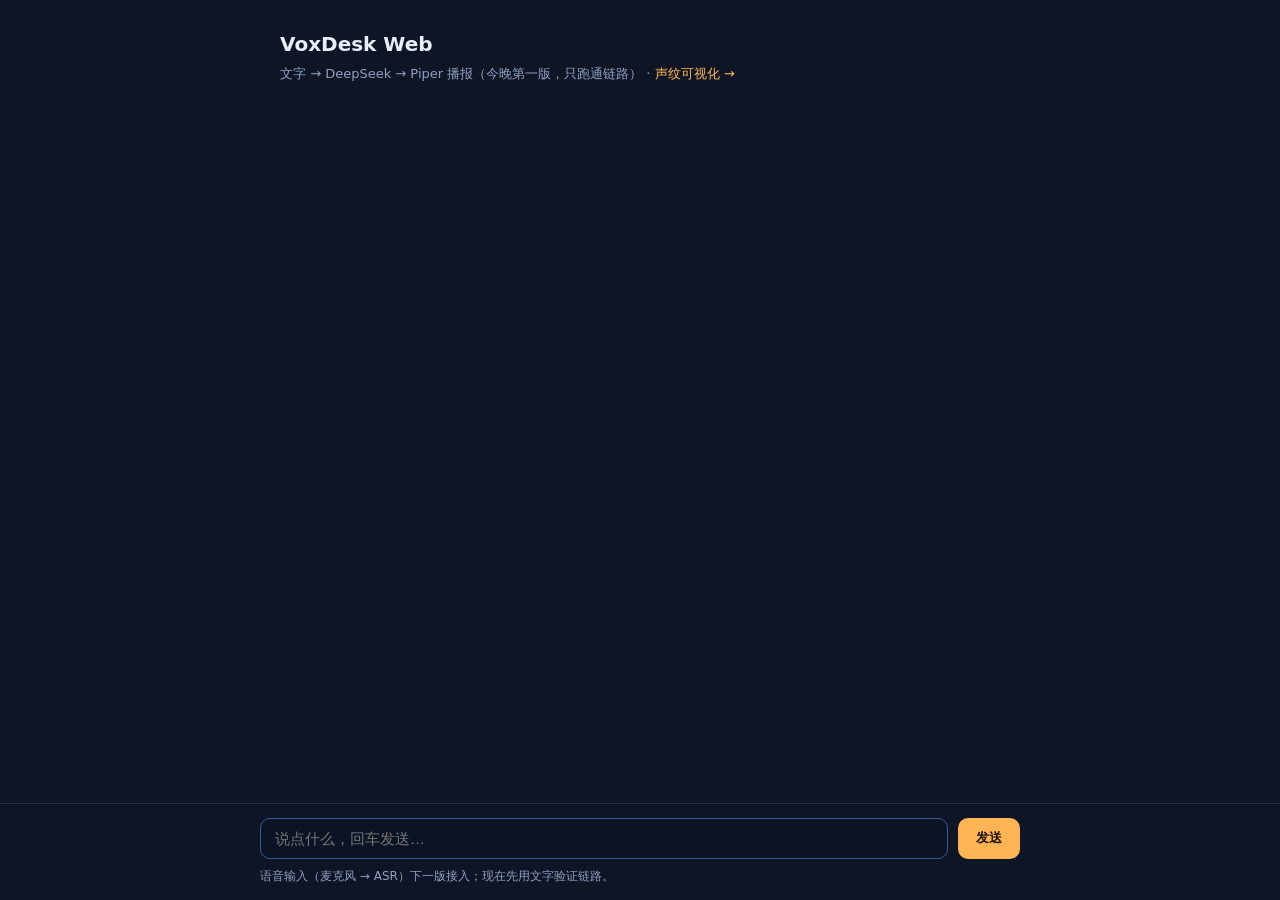
<file: static/index.html>
<!doctype html>
<html lang="zh-CN">
<head>
<meta charset="utf-8" />
<meta name="viewport" content="width=device-width, initial-scale=1" />
<title>VoxDesk Web</title>
<style>
  :root { --bg:#0e1626; --card:#16213a; --line:#24304d; --text:#e8eefc; --dim:#8fa1c0; --accent:#ffb454; }
  * { box-sizing: border-box; }
  body { margin:0; background:var(--bg); color:var(--text);
         font: 15px/1.6 "Segoe UI", "Microsoft YaHei", system-ui, sans-serif; }
  .wrap { max-width: 760px; margin: 0 auto; padding: 28px 20px 120px; }
  h1 { font-size: 20px; margin: 0 0 4px; }
  .sub { color: var(--dim); font-size: 13px; margin-bottom: 20px; }
  .sub a { color: var(--accent); text-decoration: none; }
  .sub a:hover { text-decoration: underline; }
  #log { display:flex; flex-direction:column; gap:12px; min-height: 30vh; }
  .msg { padding: 10px 14px; border-radius: 12px; max-width: 85%; white-space: pre-wrap; }
  .me { align-self:flex-end; background:#23406b; }
  .bot { align-self:flex-start; background:var(--card); border:1px solid var(--line); }
  .bot.pending { color: var(--dim); }
  .meta { font-size: 12px; color: var(--dim); margin-top: 4px; }
  .bar { position: fixed; left:0; right:0; bottom:0; background:rgba(14,22,38,.95);
         border-top:1px solid var(--line); padding: 14px 20px; }
  .row { max-width:760px; margin:0 auto; display:flex; gap:10px; }
  input[type=text] { flex:1; padding: 11px 14px; border-radius: 10px; border:1px solid var(--line);
                     background:#0b1424; color:var(--text); font-size:15px; outline:none; }
  input[type=text]:focus { border-color:#3a5a92; }
  button { padding: 11px 18px; border-radius:10px; border:0; background:var(--accent);
           color:#1a1205; font-weight:600; cursor:pointer; }
  button:disabled { opacity:.5; cursor:default; }
  .hint { max-width:760px; margin:8px auto 0; font-size:12px; color:var(--dim); }
</style>
</head>
<body>
<div class="wrap">
  <h1>VoxDesk Web</h1>
  <div class="sub">文字 → DeepSeek → Piper 播报（今晚第一版，只跑通链路） · <a href="/voice">声纹可视化 →</a></div>
  <div id="log"></div>
</div>

<div class="bar">
  <div class="row">
    <input id="q" type="text" placeholder="说点什么，回车发送…" autocomplete="off" />
    <button id="send">发送</button>
  </div>
  <div class="hint">语音输入（麦克风 → ASR）下一版接入；现在先用文字验证链路。</div>
</div>

<script>
const log = document.getElementById('log');
const q = document.getElementById('q');
const send = document.getElementById('send');
let busy = false;

function bubble(text, cls) {
  const el = document.createElement('div');
  el.className = 'msg ' + cls;
  el.textContent = text;
  log.appendChild(el);
  el.scrollIntoView({behavior:'smooth', block:'end'});
  return el;
}

async function ask() {
  const text = q.value.trim();
  if (!text || busy) return;
  busy = true; send.disabled = true; q.value = '';
  bubble(text, 'me');
  const thinking = bubble('…', 'bot pending');
  const t0 = performance.now();
  try {
    const res = await fetch('/api/chat', {
      method: 'POST',
      headers: {'Content-Type': 'application/json'},
      body: JSON.stringify({text})
    });
    const data = await res.json();
    const ms = Math.round(performance.now() - t0);
    thinking.remove();
    if (data.error) { bubble('⚠ ' + data.error, 'bot'); return; }
    const b = bubble(data.reply || '（空回复）', 'bot');
    const meta = document.createElement('div');
    meta.className = 'meta';
    const parts = [];
    if (data.first_token_ms) parts.push('首token ' + Math.round(data.first_token_ms) + 'ms');
    if (data.llm_ms != null) parts.push('LLM ' + data.llm_ms + 'ms');
    if (data.tts_ms != null) parts.push('合成 ' + data.tts_ms + 'ms');
    parts.push('端到端 ' + ms + 'ms');
    meta.textContent = parts.join(' · ');
    b.appendChild(meta);
    if (data.audio) {
      const a = new Audio(data.audio);
      a.play().catch(() => {});
    }
  } catch (e) {
    thinking.remove();
    bubble('⚠ 请求失败：' + e, 'bot');
  } finally {
    busy = false; send.disabled = false; q.focus();
  }
}

send.addEventListener('click', ask);
q.addEventListener('keydown', e => { if (e.key === 'Enter') ask(); });
q.focus();
</script>
</body>
</html>
</file>
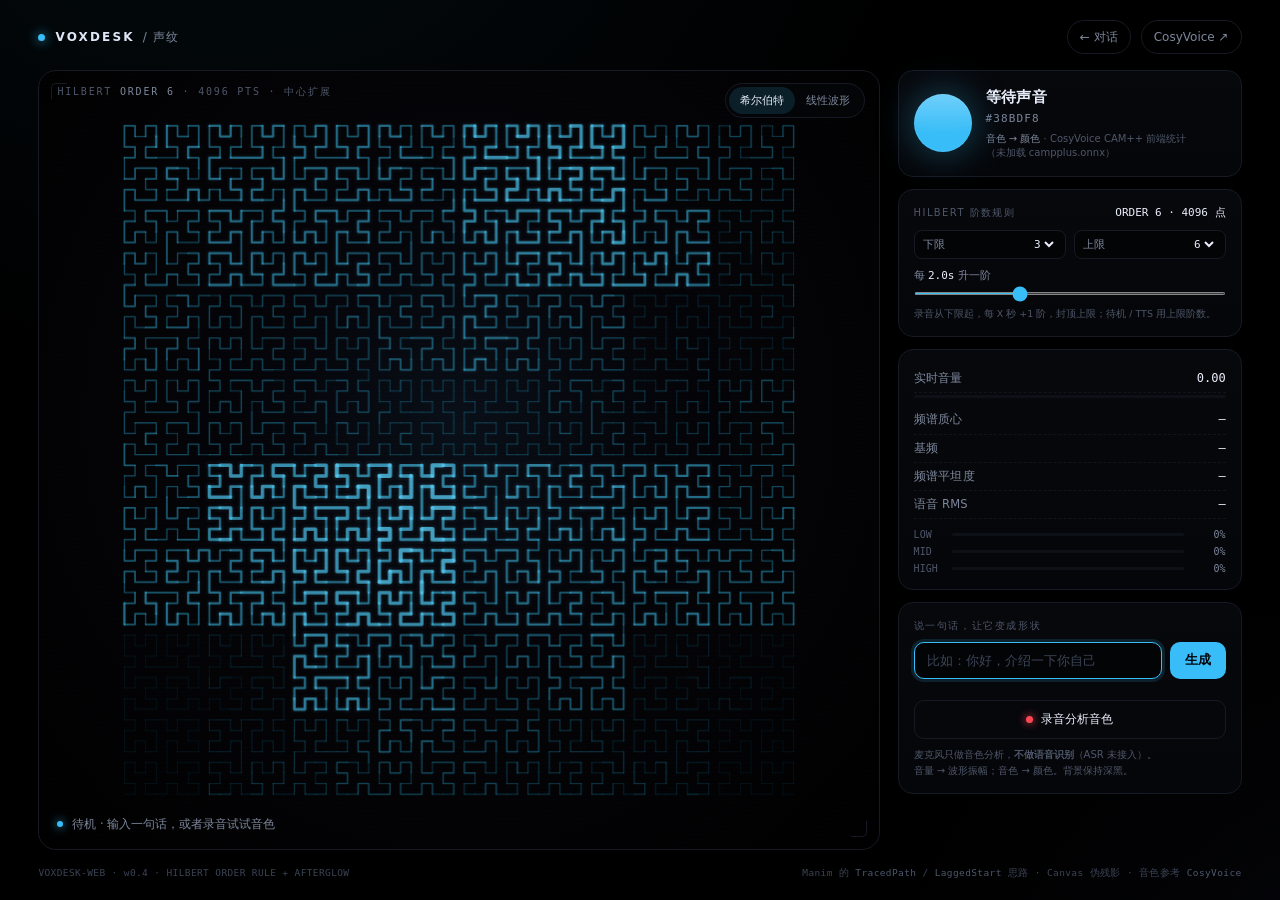
<file: static/voice.html>
<!doctype html>
<html lang="zh-CN">
<head>
<meta charset="utf-8" />
<meta name="viewport" content="width=device-width, initial-scale=1" />
<title>声纹可视化 · VoxDesk</title>
<style>
  :root {
    --bg:#000; --panel:#07080c; --panel2:#050609;
    --line:#171a24; --line2:#252b3b;
    --text:#e9eefb; --dim:#7d879c; --dim2:#4e576a;
    --accent:#38bdf8; --accent2:#818cf8;
    --accent-soft:rgba(56,189,248,.14);
    --accent-glow:rgba(56,189,248,.38);
    --mono: ui-monospace, "Cascadia Code", "SFMono-Regular", Consolas, monospace;
  }
  * { box-sizing:border-box; }
  html,body { height:100%; }
  body {
    margin:0; background:var(--bg); color:var(--text); overflow-x:hidden;
    font:14px/1.5 "Segoe UI", "Microsoft YaHei", system-ui, sans-serif;
  }
  body::before {
    content:""; position:fixed; inset:0; pointer-events:none; z-index:0;
    background:
      radial-gradient(1100px 760px at 18% -12%, rgba(56,189,248,.055), transparent 62%),
      radial-gradient(900px 700px at 112% 112%, rgba(129,140,248,.045), transparent 62%);
  }
  .app {
    position:relative; z-index:1; min-height:100vh; display:flex; flex-direction:column;
    padding:20px clamp(14px,3vw,40px) 20px; gap:16px;
  }
  .top { display:flex; align-items:center; justify-content:space-between; gap:16px; }
  .brand { font-size:12px; font-weight:600; letter-spacing:.18em; color:#dfe7f7; display:flex; align-items:center; }
  .brand i { width:7px; height:7px; border-radius:50%; background:var(--accent); box-shadow:0 0 12px var(--accent); margin-right:10px; display:inline-block; }
  .brand em { font-style:normal; color:var(--dim); font-weight:400; letter-spacing:.1em; margin-left:8px; }
  nav { display:flex; align-items:center; gap:10px; }
  nav a {
    color:var(--dim); text-decoration:none; font-size:12px; border:1px solid var(--line);
    padding:7px 12px; border-radius:999px; transition:color .2s, border-color .2s, background .2s;
  }
  nav a:hover { color:var(--text); border-color:var(--line2); background:#0a0c12; }
  .grid {
    flex:1; min-height:0; display:grid; grid-template-columns:minmax(0,1fr) minmax(300px,344px);
    gap:18px; align-items:stretch;
  }

  /* ---------------- 舞台 ---------------- */
  .stage {
    position:relative; border:1px solid var(--line); border-radius:18px; overflow:hidden;
    min-height:min(76vh, 820px);
    background:
      radial-gradient(ellipse at 50% 44%, #080910 0%, #040407 52%, #000 100%);
    transition:border-color .35s, box-shadow .35s;
  }
  .stage.rec {
    border-color:rgba(255,71,87,.5);
    box-shadow:0 0 0 1px rgba(255,71,87,.18), inset 0 0 90px rgba(255,71,87,.06);
  }
  .stage canvas { position:absolute; inset:0; width:100%; height:100%; display:block; }
  .stage::after { /* 极淡的扫描线，别喧宾夺主 */
    content:""; position:absolute; inset:0; pointer-events:none; opacity:.13;
    background:repeating-linear-gradient(180deg, rgba(255,255,255,.05) 0 1px, transparent 1px 4px);
    mix-blend-mode:overlay;
  }
  .stage-badge {
    position:absolute; left:18px; top:16px; font:10px/1 var(--mono); letter-spacing:.18em;
    color:var(--dim2); pointer-events:none; z-index:2;
  }
  .stage-badge b { color:var(--dim); font-weight:400; }
  .stage-cap {
    position:absolute; left:18px; bottom:16px; right:130px; z-index:2; pointer-events:none;
    display:flex; align-items:center; gap:9px; font-size:11.5px; color:var(--dim);
  }
  .stage-cap .live { width:6px; height:6px; border-radius:50%; background:var(--accent); box-shadow:0 0 10px var(--accent); flex:none; }
  .stage.rec .stage-cap .live { background:#ff4757; box-shadow:0 0 12px #ff4757; animation:pulse 1s infinite; }
  .modes {
    position:absolute; right:14px; top:12px; z-index:2; display:flex; padding:3px;
    background:rgba(6,7,11,.72); border:1px solid var(--line); border-radius:999px;
    backdrop-filter:blur(8px);
  }
  .modes button {
    background:none; border:0; color:var(--dim); font-size:11px; padding:6px 11px;
    border-radius:999px; cursor:pointer; font-family:inherit;
  }
  .modes button.on { background:var(--accent-soft); color:var(--text); }
  .corner { position:absolute; width:16px; height:16px; border:1px solid #2a3142; opacity:.55; z-index:2; }
  .corner.tl { left:12px; top:12px; border-right:0; border-bottom:0; border-radius:5px 0 0 0; }
  .corner.br { right:12px; bottom:12px; border-left:0; border-top:0; border-radius:0 0 5px 0; }

  /* ---------------- 侧栏 ---------------- */
  .side { display:flex; flex-direction:column; gap:12px; min-width:0; }
  .card {
    background:linear-gradient(180deg, var(--panel), var(--panel2));
    border:1px solid var(--line); border-radius:15px; padding:15px;
  }
  .timbre { display:flex; align-items:center; gap:14px; }
  .orb {
    width:58px; height:58px; border-radius:50%; flex:none; position:relative; overflow:hidden;
    background:var(--accent); box-shadow:0 0 0 1px rgba(255,255,255,.08) inset, 0 0 38px var(--accent-glow);
    transition:background .55s ease, box-shadow .55s ease;
  }
  .orb::after {
    content:""; position:absolute; inset:-8% -12% 32% -12%;
    background:linear-gradient(180deg, rgba(255,255,255,.62), rgba(255,255,255,0));
    opacity:.5; filter:blur(3px); border-radius:50%;
  }
  .tinfo { min-width:0; }
  .tname { font-size:15px; font-weight:600; letter-spacing:.02em; white-space:nowrap; overflow:hidden; text-overflow:ellipsis; }
  .hex { font:11px var(--mono); letter-spacing:.1em; color:var(--dim); margin-top:3px; }
  .source { font-size:10px; line-height:1.45; color:var(--dim2); margin-top:7px; }
  .source b { color:var(--dim); font-weight:400; }

  .rule-head { display:flex; justify-content:space-between; align-items:baseline; gap:8px; margin-bottom:10px; }
  .rule-head span { font-size:10px; letter-spacing:.14em; color:var(--dim2); text-transform:uppercase; }
  .rule-head b { font:11px var(--mono); font-weight:500; color:var(--text); }
  .rule-grid { display:grid; grid-template-columns:1fr 1fr; gap:8px; margin-bottom:9px; }
  .rule-grid label {
    display:flex; align-items:center; justify-content:space-between; gap:6px;
    background:#030406; border:1px solid var(--line); border-radius:8px;
    padding:6px 8px; font-size:10.5px; color:var(--dim);
  }
  .rule-grid select {
    background:transparent; border:0; color:var(--text); font:11px var(--mono);
    outline:none; cursor:pointer; text-align:right;
  }
  .rule-grid select option { background:#080a0f; color:var(--text); }
  .range-row { display:block; font-size:10.5px; color:var(--dim); }
  .range-row b { color:var(--text); font:11px var(--mono); font-weight:500; }
  input[type=range] {
    width:100%; margin:7px 0 0; height:3px; accent-color:var(--accent);
    background:#0e1017; border-radius:99px; cursor:pointer;
  }
  .rule-note { font-size:9.5px; line-height:1.5; color:var(--dim2); margin-top:7px; }

  .metric { display:flex; align-items:baseline; justify-content:space-between; gap:10px; padding:5px 0; border-bottom:1px dashed #11141c; font-size:11.5px; }
  .metric:last-of-type { border-bottom:0; }
  .metric span { color:var(--dim); letter-spacing:.02em; }
  .metric b { font:12px var(--mono); font-weight:500; color:var(--text); white-space:nowrap; }
  .level { height:3px; border-radius:99px; background:#0e1017; margin:2px 0 8px; overflow:hidden; }
  .level i { display:block; height:100%; width:0%; background:linear-gradient(90deg, var(--accent), var(--accent2)); transition:width .12s linear; }
  .bands { display:flex; flex-direction:column; gap:6px; margin-top:10px; }
  .band { display:grid; grid-template-columns:30px 1fr 34px; gap:8px; align-items:center; font:10px var(--mono); color:var(--dim2); }
  .band .track { height:3px; border-radius:99px; background:#0e1017; overflow:hidden; }
  .band .fill { display:block; height:100%; width:0%; background:linear-gradient(90deg,var(--accent),var(--accent2)); transition:width .45s ease; }
  .band b { font-weight:400; text-align:right; color:var(--dim); }

  .chat label { display:block; font-size:10px; letter-spacing:.16em; color:var(--dim2); margin-bottom:9px; text-transform:uppercase; }
  .inputrow { display:flex; gap:8px; }
  input[type=text] {
    flex:1; min-width:0; background:#030406; border:1px solid var(--line); border-radius:10px;
    color:var(--text); padding:10px 12px; font-size:13px; outline:none; font-family:inherit;
    transition:border-color .2s, box-shadow .2s;
  }
  input[type=text]::placeholder { color:#3c4558; }
  input[type=text]:focus { border-color:var(--accent); box-shadow:0 0 0 3px var(--accent-soft); }
  .primary {
    background:var(--accent); border:0; color:#02050b; font-weight:600; font-size:12.5px;
    padding:10px 15px; border-radius:10px; cursor:pointer; font-family:inherit;
    transition:filter .2s, opacity .2s; white-space:nowrap;
  }
  .primary:hover { filter:brightness(1.08); }
  .primary:disabled { opacity:.4; cursor:default; }
  .reply { margin-top:12px; font-size:12.5px; line-height:1.62; color:#cdd7ea; }
  .reply:empty { display:none; }
  .meta-row { display:flex; align-items:center; justify-content:space-between; gap:8px; margin-top:8px; }
  .timings { font:10px/1.5 var(--mono); color:var(--dim2); }
  .ghost {
    background:none; border:1px solid var(--line); color:var(--dim); border-radius:7px;
    font-size:10.5px; padding:4px 8px; cursor:pointer; font-family:inherit; flex:none;
  }
  .ghost:hover { color:var(--text); border-color:var(--line2); }
  .mic {
    margin-top:13px; width:100%; display:flex; align-items:center; justify-content:center; gap:8px;
    background:#06070b; border:1px solid var(--line); color:var(--text); padding:10px;
    border-radius:10px; cursor:pointer; font-family:inherit; font-size:12px;
    transition:border-color .2s, background .2s, color .2s;
  }
  .mic:hover { border-color:var(--line2); }
  .mic .rec { width:7px; height:7px; border-radius:50%; background:#ff4757; box-shadow:0 0 8px #ff4757; flex:none; }
  .mic.on { background:rgba(255,71,87,.09); border-color:rgba(255,71,87,.42); color:#ffc0c6; }
  .mic.on .rec { animation:pulse 1s infinite; }
  @keyframes pulse { 50% { opacity:.22; transform:scale(.72); } }
  .hint { margin-top:8px; font-size:10px; line-height:1.55; color:var(--dim2); }
  .hint code { font-family:var(--mono); color:var(--dim); font-size:9.5px; }

  footer {
    display:flex; justify-content:space-between; gap:14px; flex-wrap:wrap;
    font:9.5px/1.5 var(--mono); color:#3b4354; letter-spacing:.04em;
  }
  footer a { color:#4c576d; text-decoration:none; }
  footer a:hover { color:var(--dim); }

  @media (max-width: 940px) {
    .grid { grid-template-columns:1fr; }
    .stage { min-height:56vh; }
    .side { display:grid; grid-template-columns:1fr 1fr; }
    .chat { grid-column:1 / -1; }
  }
  @media (max-width: 620px) {
    .side { display:flex; }
    .stage { min-height:48vh; }
    .stage-cap { right:18px; }
    .modes button { padding:6px 9px; }
  }
</style>
</head>
<body>
<div class="app">
  <header class="top">
    <div class="brand"><i></i>VOXDESK<em>/ 声纹</em></div>
    <nav>
      <a href="/">← 对话</a>
      <a href="https://github.com/QwenAudio/CosyVoice" target="_blank" rel="noreferrer">CosyVoice ↗</a>
    </nav>
  </header>

  <main class="grid">
    <section class="stage" id="stage">
      <canvas id="canvas"></canvas>
      <div class="stage-badge" id="stageBadge">HILBERT <b>ORDER 6</b> · 4096 PTS · 中心扩展</div>
      <div class="modes">
        <button data-mode="hilbert" class="on">希尔伯特</button>
        <button data-mode="linear">线性波形</button>
      </div>
      <div class="stage-cap"><span class="live"></span><span id="status">待机 · 输入一句话，或者录音试试音色</span></div>
      <div class="corner tl"></div>
      <div class="corner br"></div>
    </section>

    <aside class="side">
      <div class="card timbre">
        <div class="orb" id="orb"></div>
        <div class="tinfo">
          <div class="tname" id="tname">等待声音</div>
          <div class="hex" id="hex">#38BDF8</div>
          <div class="source" id="source"><b>音色 → 颜色</b> · CosyVoice CAM++ 前端统计<br>（未加载 campplus.onnx）</div>
        </div>
      </div>

      <div class="card rule">
        <div class="rule-head">
          <span>HILBERT 阶数规则</span>
          <b id="orderNow">ORDER 6 · 4096 点</b>
        </div>
        <div class="rule-grid">
          <label>下限 <select id="minOrder"></select></label>
          <label>上限 <select id="maxOrder"></select></label>
        </div>
        <label class="range-row">每 <b id="stepVal">2.0s</b> 升一阶
          <input id="stepSec" type="range" min="0.5" max="5" step="0.5" value="2" />
        </label>
        <div class="rule-note">录音从下限起，每 X 秒 +1 阶，封顶上限；待机 / TTS 用上限阶数。</div>
      </div>

      <div class="card metrics">
        <div class="metric"><span>实时音量</span><b id="m-live">0.00</b></div>
        <div class="level"><i id="lvl"></i></div>
        <div class="metric"><span>频谱质心</span><b id="m-centroid">—</b></div>
        <div class="metric"><span>基频</span><b id="m-f0">—</b></div>
        <div class="metric"><span>频谱平坦度</span><b id="m-flat">—</b></div>
        <div class="metric"><span>语音 RMS</span><b id="m-rms">—</b></div>
        <div class="bands">
          <div class="band"><span>LOW</span><span class="track"><i class="fill" id="b-low"></i></span><b id="v-low">0%</b></div>
          <div class="band"><span>MID</span><span class="track"><i class="fill" id="b-mid"></i></span><b id="v-mid">0%</b></div>
          <div class="band"><span>HIGH</span><span class="track"><i class="fill" id="b-high"></i></span><b id="v-high">0%</b></div>
        </div>
      </div>

      <div class="card chat">
        <label>说一句话，让它变成形状</label>
        <div class="inputrow">
          <input id="q" type="text" autocomplete="off" placeholder="比如：你好，介绍一下你自己" />
          <button class="primary" id="send">生成</button>
        </div>
        <div class="reply" id="reply"></div>
        <div class="meta-row">
          <div class="timings" id="timings"></div>
          <button class="ghost" id="replay" hidden>重播</button>
        </div>
        <button class="mic" id="mic"><span class="rec"></span><span id="mic-label">录音分析音色</span></button>
        <div class="hint">麦克风只做音色分析，<b>不做语音识别</b>（ASR 未接入）。<br>音量 → 波形振幅；音色 → 颜色。背景保持深黑。</div>
      </div>
    </aside>
  </main>

  <footer>
    <span>VOXDESK-WEB · w0.4 · HILBERT ORDER RULE + AFTERGLOW</span>
    <span>Manim 的 <a href="https://docs.manim.community/en/stable/reference/manim.animation.changing.TracedPath.html" target="_blank" rel="noreferrer">TracedPath</a> / <a href="https://docs.manim.community/en/stable/reference/manim.animation.composition.LaggedStart.html" target="_blank" rel="noreferrer">LaggedStart</a> 思路 · Canvas 伪残影 · 音色参考 <a href="https://github.com/QwenAudio/CosyVoice" target="_blank" rel="noreferrer">CosyVoice</a></span>
  </footer>
</div>

<script>
"use strict";

/* ============================================================
 * 0. 常量与状态
 * ============================================================ */
const MAX_ORDER = 6;                 // 阶数硬上限：4^6 = 4096 点
const MAX_ENV = 1 << (2 * MAX_ORDER); // 4096，音频包络的存储分辨率
const HISTORY_HZ = 200;              // 录音包络 5ms 一格
const HISTORY_MAX = 4000;            // 20s × 200Hz
const BUCKETS = 11;                  // 按振幅分桶，减少每帧 stroke 次数
const GLOW_START = 5;                // 只让高振幅段进入残影层
const AFTERGLOW_TAU = .30;           // 残影时间常数：约 0.8s 衰减到 7%
const RULE_KEY = "voxdesk.hilbert.rule.v1";
const MUTE = new URLSearchParams(location.search).get("mute") === "1"; // 截图/演示：只画不播

const $ = id => document.getElementById(id);
const canvas = $("canvas");
const ctx = canvas.getContext("2d");
const glowCanvas = document.createElement("canvas");
const glowCtx = glowCanvas.getContext("2d");
const stage = $("stage");
const statusEl = $("status");
const replyEl = $("reply");
const timingsEl = $("timings");
const qEl = $("q");
const sendBtn = $("send");
const micBtn = $("mic");
const micLabel = $("mic-label");
const replayBtn = $("replay");
const minOrderEl = $("minOrder");
const maxOrderEl = $("maxOrder");
const stepSecEl = $("stepSec");
const stepValEl = $("stepVal");
const orderNowEl = $("orderNow");

function clampInt(v, lo, hi, fallback) {
  const n = Number(v);
  if (!Number.isFinite(n)) return fallback;
  return Math.max(lo, Math.min(hi, Math.round(n)));
}

function loadRule() {
  const fallback = { minOrder: 3, maxOrder: 6, step: 2.0 };
  try {
    const raw = JSON.parse(localStorage.getItem(RULE_KEY) || "null");
    if (!raw) return fallback;
    let minOrder = clampInt(raw.minOrder, 1, MAX_ORDER, fallback.minOrder);
    let maxOrder = clampInt(raw.maxOrder, 1, MAX_ORDER, fallback.maxOrder);
    if (minOrder > maxOrder) maxOrder = minOrder;
    const step = Math.max(.5, Math.min(5, Number(raw.step) || fallback.step));
    return { minOrder, maxOrder, step };
  } catch (e) {
    return fallback;
  }
}

const initialRule = loadRule();

const state = {
  mode: "hilbert",
  hue: 195, sat: .8, light: .58,
  rule: initialRule,
  order: initialRule.maxOrder,
  sideShown: 0,
  playing: false, progress: -1, playingLabel: "",
  level: 0,
  source: "demo",       // demo | tts | mic
  ttsEnv: null, clipDur: 0,
  epoch: 0,             // 音色请求代次：TTS/新录音开始后，迟到的麦克风结果不再覆盖颜色
  ttsAnalyser: null, ttsSource: null, playStart: 0, playDur: 0,
};

/* ============================================================
 * 1. 希尔伯特曲线：一维音频顺序 → 二维方格路径
 *    阶数可变：order k → 4^k 点，中心固定，边长 2^k。
 * ============================================================ */
function hilbertPoints(order) {
  const n = 1 << order;
  const pts = [];
  for (let d = 0; d < n * n; d++) {
    let x = 0, y = 0, t = d;
    for (let s = 1; s < n; s <<= 1) {
      const rx = 1 & (t >> 1);
      const ry = 1 & (t ^ rx);
      if (ry === 0) {
        if (rx === 1) { x = s - 1 - x; y = s - 1 - y; }
        const tmp = x; x = y; y = tmp;
      }
      x += s * rx;
      y += s * ry;
      t >>= 2;
    }
    pts.push([x / (n - 1), y / (n - 1)]);
  }
  return pts;
}

const hilbertCache = new Map();
function getHilbert(order) {
  if (!hilbertCache.has(order)) hilbertCache.set(order, hilbertPoints(order));
  return hilbertCache.get(order);
}

function demoEnvelope(n) {
  const env = new Float32Array(n);
  for (let i = 0; i < n; i++) {
    const t = i / (n - 1);
    let v = 0;
    v += .92 * Math.exp(-Math.pow((t - .16) / .075, 2));
    v += .55 * Math.exp(-Math.pow((t - .38) / .11, 2));
    v += .78 * Math.exp(-Math.pow((t - .60) / .06, 2));
    v += .62 * Math.exp(-Math.pow((t - .83) / .09, 2));
    v *= .62 + .38 * Math.abs(Math.sin(i * .37));
    env[i] = Math.min(1, v * .72); // 待机样例别太满，留出颜色
  }
  return env;
}

const demoEnv = demoEnvelope(MAX_ENV);

function orderForDuration(sec) {
  const { minOrder, maxOrder, step } = state.rule;
  const o = minOrder + Math.floor(Math.max(0, sec) / step);
  return Math.max(minOrder, Math.min(maxOrder, o));
}

function targetOrder() {
  if (mic.active || state.source === "mic") return orderForDuration(mic.envLen / HISTORY_HZ);
  return state.rule.maxOrder; // 待机 / TTS 用上限阶数，保证满屏细节
}

function pointsFor(order) { return 1 << (2 * order); }

function updateOrder(force = false) {
  const next = targetOrder();
  if (!force && next === state.order) return;
  state.order = next;
  const pts = pointsFor(next);
  orderNowEl.textContent = `ORDER ${next} · ${pts} 点`;
  updateStageBadge();
}

function updateStageBadge() {
  const pts = pointsFor(state.order);
  $("stageBadge").innerHTML = state.mode === "hilbert"
    ? `HILBERT <b>ORDER ${state.order}</b> · ${pts} PTS · 中心扩展`
    : `LINEAR <b>${pts} PTS</b> · ORDER ${state.order}`;
}

function resampleEnv(src, points, scale = 1) {
  const out = new Float32Array(points);
  if (!src || src.length === 0) return out;
  if (src.length === 1) {
    out.fill(Math.min(1, Math.max(0, src[0] * scale)));
    return out;
  }
  const last = src.length - 1;
  for (let i = 0; i < points; i++) {
    const pos = points === 1 ? 0 : (i / (points - 1)) * last;
    const i0 = Math.floor(pos);
    const i1 = Math.min(i0 + 1, last);
    const f = pos - i0;
    const v = (src[i0] * (1 - f) + src[i1] * f) * scale;
    out[i] = Math.min(1, Math.max(0, v));
  }
  return out;
}

function getEnvelope(points) {
  if (mic.active || (state.source === "mic" && mic.envLen > 0)) {
    return resampleEnv(mic.envHistory.subarray(0, mic.envLen), points, mic.displayScale);
  }
  if (state.source === "tts" && state.ttsEnv) {
    return resampleEnv(state.ttsEnv, points, 1);
  }
  return resampleEnv(demoEnv, points, 1);
}


/* ============================================================
 * 2. 音色 → 颜色 / UI
 * ============================================================ */
function hexToRgb(hex) {
  const m = /^#?([a-f\d]{2})([a-f\d]{2})([a-f\d]{2})$/i.exec(hex || "");
  return m ? [parseInt(m[1], 16), parseInt(m[2], 16), parseInt(m[3], 16)] : [56, 189, 248];
}
function rgba(hex, a) {
  const [r, g, b] = hexToRgb(hex);
  return `rgba(${r},${g},${b},${a})`;
}
function hsla(h, s, l, a) {
  return `hsla(${h.toFixed(1)},${(s * 100).toFixed(1)}%,${(l * 100).toFixed(1)}%,${a})`;
}
function fmtInt(n) { return (n == null) ? "—" : Number(n).toLocaleString("en-US"); }

function setStatus(text) { statusEl.textContent = text; }

function applyTimbre(t, source) {
  if (!t || t.error || t.silent) {
    if (t && t.silent) setStatus("等待人声…");
    return;
  }
  state.hue = Number(t.hue) || 0;
  state.sat = Number(t.saturation) || .8;
  state.light = Number(t.lightness) || .58;
  const color = t.color || "#38bdf8";
  const accent = t.accent || color;
  const root = document.documentElement.style;
  root.setProperty("--accent", color);
  root.setProperty("--accent2", accent);
  root.setProperty("--accent-soft", rgba(color, .14));
  root.setProperty("--accent-glow", rgba(color, .38));

  $("orb").style.background = color;
  $("orb").style.boxShadow = `0 0 0 1px rgba(255,255,255,.09) inset, 0 0 42px ${rgba(color, .45)}`;
  $("hex").textContent = color.toUpperCase();
  $("tname").textContent = t.label || "未知音色";
  $("source").innerHTML = `<b>${source === "mic" ? "麦克风" : "Piper 语音"}</b> · CAM++ 前端统计`
    + `<br>80D log-mel → 频带 / 质心 / 帧通量`;

  $("m-centroid").textContent = `${fmtInt(t.centroid_hz)} Hz`;
  $("m-f0").textContent = t.f0_hz ? `${t.f0_hz} Hz · ${t.note || ""}` : "—";
  $("m-flat").textContent = Number(t.flatness).toFixed(2);
  $("m-rms").textContent = Number(t.rms).toFixed(3);

  const bands = t.bands || {};
  for (const k of ["low", "mid", "high"]) {
    const pct = Math.round((Number(bands[k]) || 0) * 100);
    $("b-" + k).style.width = pct + "%";
    $("v-" + k).textContent = pct + "%";
  }
  if (source === "tts") setStatus(`已生成 · ${t.label || ""} · ${color.toUpperCase()}`);
}

function updateLevel(level) {
  state.level = level;
  const el = $("lvl");
  if (el) el.style.width = Math.min(100, level * 180).toFixed(1) + "%";
  const txt = $("m-live");
  if (txt) txt.textContent = level.toFixed(2);
}

/* ============================================================
 * 3. Canvas 尺寸 / 残影层
 * ============================================================ */
let W = 0, H = 0, DPR = 1;

function resize() {
  const r = stage.getBoundingClientRect();
  W = Math.max(300, Math.round(r.width));
  H = Math.max(300, Math.round(r.height));
  DPR = Math.min(2, window.devicePixelRatio || 1);
  canvas.width = Math.round(W * DPR);
  canvas.height = Math.round(H * DPR);
  ctx.setTransform(DPR, 0, 0, DPR, 0, 0);
  glowCanvas.width = canvas.width;
  glowCanvas.height = canvas.height;
  glowCtx.setTransform(DPR, 0, 0, DPR, 0, 0);
  glowCtx.clearRect(0, 0, W, H);
}
new ResizeObserver(resize).observe(stage);
resize();

function clearGlow() {
  glowCtx.save();
  glowCtx.globalCompositeOperation = "source-over";
  glowCtx.clearRect(0, 0, W, H);
  glowCtx.restore();
}

function fadeGlow(dt) {
  // 类比 Manim TracedPath(dissipating_time=...)：按真实时间擦掉旧轨迹，
  // 这样 30fps 和低帧率下的"延时"体感一致。
  const alpha = 1 - Math.exp(-Math.max(0, dt) / AFTERGLOW_TAU);
  glowCtx.save();
  glowCtx.globalCompositeOperation = "destination-out";
  glowCtx.fillStyle = `rgba(0,0,0,${alpha})`;
  glowCtx.fillRect(0, 0, W, H);
  glowCtx.restore();
  // 用 source-over 保留颜色，叠到主画布时才 lighter；
  // 否则静态高亮每帧相加，会一路烧成白色。
  glowCtx.globalCompositeOperation = "source-over";
}

function compositeGlow() {
  ctx.save();
  ctx.globalCompositeOperation = "lighter";
  ctx.globalAlpha = .9;
  ctx.drawImage(glowCanvas, 0, 0, W, H);
  ctx.restore();
}

function drawGlowDot(g, x, y, r, whiteA, colorA) {
  const grd = g.createRadialGradient(x, y, 0, x, y, r);
  grd.addColorStop(0, `rgba(255,255,255,${whiteA})`);
  grd.addColorStop(.28, hsla(state.hue, state.sat, Math.min(.82, state.light + .15), colorA));
  grd.addColorStop(1, "rgba(0,0,0,0)");
  g.fillStyle = grd;
  g.fillRect(x - r, y - r, r * 2, r * 2);
}

/* ============================================================
 * 4. 绘制
 * ============================================================ */
let lastDraw = 0;
let lastFrameAt = 0;

function sideTarget() {
  const maxSide = Math.min(W, H) * .86;
  return maxSide * Math.pow(2, state.order - state.rule.maxOrder);
}

function headIndex(points) {
  if (state.playing && state.progress >= 0 && state.progress <= 1) {
    return Math.min(points - 1, Math.max(0, Math.floor(state.progress * (points - 1))));
  }
  if (mic.active && mic.envLen > 0) return points - 1;
  return -1;
}

function drawHilbert(time, points, env, dt) {
  const target = sideTarget();
  const k = 1 - Math.exp(-Math.max(0, dt) / .16);
  state.sideShown += (target - state.sideShown) * k;
  const size = state.sideShown;
  const x0 = (W - size) / 2;
  const y0 = (H - size) / 2;
  const scale = Math.max(.34, size / 780);
  const hilbert = getHilbert(state.order);
  const px = new Float32Array(points);
  const py = new Float32Array(points);
  for (let i = 0; i < points; i++) {
    px[i] = x0 + hilbert[i][0] * size;
    py[i] = y0 + size - hilbert[i][1] * size;
  }

  const buckets = Array.from({ length: BUCKETS }, () => new Path2D());
  const base = new Path2D();
  for (let i = 0; i < points - 1; i++) {
    base.moveTo(px[i], py[i]);
    base.lineTo(px[i + 1], py[i + 1]);
    const a = Math.max(0, Math.min(1, env[i] || 0));
    const b = Math.min(BUCKETS - 1, Math.floor(Math.pow(a, .72) * BUCKETS));
    buckets[b].moveTo(px[i], py[i]);
    buckets[b].lineTo(px[i + 1], py[i + 1]);
  }

  ctx.lineCap = "round";
  ctx.lineJoin = "round";

  // 骨架：让静音段也有形状
  ctx.strokeStyle = hsla(state.hue, state.sat, state.light, .06);
  ctx.lineWidth = .8 * scale;
  ctx.stroke(base);

  // 振幅 → 线宽 / 亮度（分桶绘制）
  for (let b = 0; b < BUCKETS; b++) {
    const t = (b + 1) / BUCKETS;
    const width = (.55 + 6.2 * Math.pow(t, 1.8)) * scale;
    const alpha = .05 + .88 * t;
    const light = Math.min(.82, state.light + (t - .55) * .16);
    ctx.strokeStyle = hsla(state.hue, state.sat, light, alpha);
    ctx.lineWidth = width;
    ctx.stroke(buckets[b]);
  }

  // 高振幅段的即时辉光（阶数越高线越密，辉光相应收一点，避免整片发白）
  const glowDensity = Math.min(1, 1400 / points);
  ctx.globalCompositeOperation = "lighter";
  for (let b = Math.floor(BUCKETS * .52); b < BUCKETS; b++) {
    const t = (b + 1) / BUCKETS;
    ctx.strokeStyle = hsla(state.hue, state.sat, Math.min(.85, state.light + .1), (.02 + .06 * t) * glowDensity);
    ctx.lineWidth = (4 + 9 * t) * scale;
    ctx.stroke(buckets[b]);
  }

  const hi = headIndex(points);
  if (hi >= 0) {
    const rad = Math.max(34, size * .075);
    const grd = ctx.createRadialGradient(px[hi], py[hi], 0, px[hi], py[hi], rad);
    grd.addColorStop(0, "rgba(255,255,255,.34)");
    grd.addColorStop(.22, hsla(state.hue, state.sat, Math.min(.8, state.light + .18), .30));
    grd.addColorStop(1, "rgba(0,0,0,0)");
    ctx.fillStyle = grd;
    ctx.fillRect(px[hi] - rad, py[hi] - rad, rad * 2, rad * 2);
    ctx.fillStyle = "rgba(255,255,255,.88)";
    ctx.beginPath();
    ctx.arc(px[hi], py[hi], Math.max(1.3, 1.8 * scale), 0, Math.PI * 2);
    ctx.fill();
  }
  ctx.globalCompositeOperation = "source-over";

  // ---- 伪视觉残留：只在"正在录/正在播"时写入高振幅段和头部 ----
  if (mic.active || (state.playing && state.progress >= 0 && state.progress <= 1)) {
    glowCtx.lineCap = "round";
    glowCtx.lineJoin = "round";
    for (let b = GLOW_START; b < BUCKETS; b++) {
      const t = (b + 1) / BUCKETS;
      glowCtx.strokeStyle = hsla(state.hue, state.sat, Math.min(.86, state.light + .1), .13 + .10 * t);
      glowCtx.lineWidth = (1.8 + 5.2 * t) * scale;
      glowCtx.stroke(buckets[b]);
    }
    if (hi >= 0) {
      drawGlowDot(glowCtx, px[hi], py[hi], Math.max(30, size * .06), .42, .38);
    }
  }
}

function drawLinear(time, points, env) {
  const left = 34, right = W - 34;
  const mid = H / 2;
  const maxH = Math.min(H * .34, 300);
  const step = (right - left) / Math.max(1, points - 1);

  const grad = ctx.createLinearGradient(left, 0, right, 0);
  grad.addColorStop(0, hsla(state.hue, state.sat, state.light, .95));
  grad.addColorStop(.5, hsla(state.hue, state.sat, Math.min(.82, state.light + .12), .95));
  grad.addColorStop(1, hsla((state.hue + 28) % 360, state.sat, state.light, .95));

  ctx.beginPath();
  ctx.moveTo(left, mid);
  for (let i = 0; i < points; i++) {
    ctx.lineTo(left + i * step, mid - Math.max(1, (env[i] || 0) * maxH));
  }
  for (let i = points - 1; i >= 0; i--) {
    ctx.lineTo(left + i * step, mid + Math.max(1, (env[i] || 0) * maxH));
  }
  ctx.closePath();
  ctx.fillStyle = grad;
  ctx.globalAlpha = .88;
  ctx.fill();
  ctx.globalAlpha = 1;

  // 中线与刻度
  ctx.strokeStyle = "rgba(255,255,255,.08)";
  ctx.lineWidth = 1;
  ctx.beginPath();
  ctx.moveTo(left, mid); ctx.lineTo(right, mid);
  ctx.stroke();
  for (let i = 0; i <= 8; i++) {
    const x = left + (right - left) * i / 8;
    ctx.strokeStyle = "rgba(255,255,255,.05)";
    ctx.beginPath();
    ctx.moveTo(x, mid - maxH - 12); ctx.lineTo(x, mid + maxH + 12);
    ctx.stroke();
  }

  const hi = headIndex(points);
  if (hi >= 0) {
    const x = left + hi * step;
    ctx.strokeStyle = "rgba(255,255,255,.75)";
    ctx.lineWidth = 1.4;
    ctx.beginPath();
    ctx.moveTo(x, mid - maxH - 18); ctx.lineTo(x, mid + maxH + 18);
    ctx.stroke();
  }

  // 线性模式的残影：仅在录音/播放时写入，上下包络线 + 播放头
  if (mic.active || (state.playing && state.progress >= 0 && state.progress <= 1)) {
    glowCtx.lineWidth = 1.5;
    glowCtx.strokeStyle = hsla(state.hue, state.sat, Math.min(.85, state.light + .1), .10);
    for (const sign of [-1, 1]) {
      glowCtx.beginPath();
      for (let i = 0; i < points; i++) {
        const x = left + i * step;
        const y = mid + sign * Math.max(1, (env[i] || 0) * maxH);
        i === 0 ? glowCtx.moveTo(x, y) : glowCtx.lineTo(x, y);
      }
      glowCtx.stroke();
    }
    if (hi >= 0) {
      const x = left + hi * step;
      drawGlowDot(glowCtx, x, mid, 46, .28, .30);
    }
  }
}

function render(now) {
  requestAnimationFrame(render);
  if (now - lastDraw < 32) return;   // ~30fps，够用且不烧 CPU
  lastDraw = now;

  updateOrder();
  const points = pointsFor(state.order);
  const env = getEnvelope(points);
  const dt = lastFrameAt ? Math.min(.25, (now - lastFrameAt) / 1000) : .033;
  lastFrameAt = now;

  ctx.clearRect(0, 0, W, H);

  // 背景里非常淡的一圈径向光，颜色跟随音色
  const bg = ctx.createRadialGradient(W * .5, H * .46, 0, W * .5, H * .46, Math.max(W, H) * .62);
  bg.addColorStop(0, hsla(state.hue, state.sat, state.light, .045));
  bg.addColorStop(.55, "rgba(0,0,0,0)");
  ctx.fillStyle = bg;
  ctx.fillRect(0, 0, W, H);

  fadeGlow(dt);
  if (state.mode === "linear") drawLinear(now, points, env);
  else drawHilbert(now, points, env, dt);
  compositeGlow();
}


/* ============================================================
 * 5. 音频：播放 TTS + 包络
 * ============================================================ */
let audioCtx = null;
function ac() {
  if (!audioCtx) audioCtx = new (window.AudioContext || window.webkitAudioContext)();
  return audioCtx;
}

function envelopeFromBuffer(buffer, n) {
  const data = buffer.getChannelData(0);
  const win = Math.max(1, Math.floor(data.length / n));
  const env = new Float32Array(n);
  for (let i = 0; i < n; i++) {
    let m = 0;
    const start = i * win, end = Math.min(data.length, start + win);
    for (let j = start; j < end; j++) {
      const v = Math.abs(data[j]);
      if (v > m) m = v;
    }
    env[i] = m;
  }
  const sorted = Array.from(env).sort((a, b) => a - b);
  const p95 = sorted[Math.floor((n - 1) * .95)] || 1e-6;
  const scale = 1 / Math.max(1e-5, Math.min(p95, Math.max(...env)));
  for (let i = 0; i < n; i++) env[i] = Math.min(1, env[i] * scale);
  return env;
}

async function playWav(url, label) {
  if (mic.active) stopMic();
  state.epoch++;  // 旧录音的音色结果不再覆盖这次 TTS 颜色
  const context = ac();
  await context.resume();
  let buffer;
  try {
    const res = await fetch(url);
    const raw = await res.arrayBuffer();
    buffer = await context.decodeAudioData(raw);
  } catch (err) {
    setStatus("音频解码失败：" + err.message);
    return;
  }
  if (state.ttsSource) {
    try { state.ttsSource.stop(); } catch (e) { /* 已结束 */ }
    state.ttsSource = null;
  }
  state.ttsEnv = envelopeFromBuffer(buffer, MAX_ENV);
  state.clipDur = buffer.duration;
  state.source = "tts";
  state.playing = true;
  state.progress = 0;
  state.playingLabel = label || "";
  clearGlow();
  updateOrder(true);

  replayBtn.hidden = false;
  replayBtn.dataset.url = url;

  if (MUTE) {  // ?mute=1：只更新波形和颜色，不启动播放（无媒体管线，截图更稳）
    state.playing = false;
    state.progress = -1;
    setStatus("已生成 · 静音预览 · " + (label || ""));
    return;
  }

  const src = context.createBufferSource();
  src.buffer = buffer;
  const analyser = context.createAnalyser();
  analyser.fftSize = 1024;
  src.connect(analyser);
  analyser.connect(context.destination);

  const start = context.currentTime + .06;
  src.start(start);
  state.playStart = start;
  state.playDur = buffer.duration;
  state.ttsAnalyser = analyser;
  state.ttsSource = src;

  src.onended = () => {
    if (state.ttsSource !== src) return; // 已被新的播放/录音接管
    state.playing = false;
    state.progress = -1;
    state.ttsSource = null;
    state.ttsAnalyser = null;
    updateLevel(0);
    setStatus((state.playingLabel ? "已播完 · " + state.playingLabel : "已播完") + " · 可重播");
  };
  setStatus("播放中 · " + (label || "TTS 语音"));
}

function updatePlayback() {
  if (!state.playing || !audioCtx) return;
  const p = (audioCtx.currentTime - state.playStart) / Math.max(1e-6, state.playDur);
  state.progress = Math.max(0, Math.min(1, p));
}

/* ============================================================
 * 6. 聊天
 * ============================================================ */
let busy = false;

async function generate() {
  const text = qEl.value.trim();
  if (!text || busy) { qEl.focus(); return; }
  if (mic.active) stopMic();   // 录音中发消息：先收掉麦克风，避免边录边播
  // 在用户手势里先唤醒 AudioContext，避免后面异步播放被自动播放策略拦
  try { await ac().resume(); } catch (e) { /* ignore */ }

  busy = true;
  sendBtn.disabled = true;
  setStatus("生成中 · DeepSeek → Piper…");
  timingsEl.textContent = "";
  const t0 = performance.now();

  try {
    const res = await fetch("/api/chat", {
      method: "POST",
      headers: { "Content-Type": "application/json" },
      body: JSON.stringify({ text })
    });
    const data = await res.json();
    if (!res.ok || data.error) throw new Error(data.error || ("HTTP " + res.status));

    replyEl.textContent = data.reply || "（空回复）";
    const parts = [];
    if (data.first_token_ms != null) parts.push("首token " + Math.round(data.first_token_ms) + "ms");
    if (data.llm_ms != null) parts.push("LLM " + data.llm_ms + "ms");
    if (data.tts_ms != null) parts.push("合成 " + data.tts_ms + "ms");
    if (data.timbre_ms != null) parts.push("音色 " + data.timbre_ms + "ms");
    parts.push("端到端 " + Math.round(performance.now() - t0) + "ms");
    timingsEl.textContent = parts.join(" · ");

    state.epoch++;  // 让仍在路上的麦克风音色结果过期
    if (data.timbre) applyTimbre(data.timbre, "tts");
    if (data.audio) {
      await playWav(data.audio, data.timbre ? data.timbre.label : "");
    } else {
      setStatus("回复为空，没有音频");
    }
  } catch (err) {
    setStatus("请求失败：" + err.message);
    replyEl.textContent = "";
  } finally {
    busy = false;
    sendBtn.disabled = false;
    qEl.focus();
  }
}

/* ============================================================
 * 7. 麦克风：只做音色分析，不做 ASR
 * ============================================================ */
const mic = {
  active: false, stream: null, source: null, processor: null, mute: null,
  nativeRate: 48000, buf: [], lastPost: 0, inFlight: false,
  envHistory: new Float32Array(HISTORY_MAX), envLen: 0,
  displayScale: 1, lastScaleAt: 0,
  blockSum: 0, blockN: 0, blockSize: 240,
  startedAt: 0, timer: null,
};

const ttsLevelBuf = new Uint8Array(1024);

function updateMicScale(now) {
  if (!mic.envLen) { mic.displayScale = 1; return; }
  if (mic.lastScaleAt && now - mic.lastScaleAt < 180) return;
  mic.lastScaleAt = now;
  // 取 98 分位做增益，设备电平差 10 倍时波形也看得见
  const stride = Math.max(1, Math.floor(mic.envLen / 2000));
  const vals = [];
  for (let i = 0; i < mic.envLen; i += stride) vals.push(mic.envHistory[i]);
  vals.sort((a, b) => a - b);
  const p = vals[Math.floor((vals.length - 1) * .98)] || 0;
  const target = Math.min(32, .9 / Math.max(p, .0035));
  mic.displayScale += (target - mic.displayScale) * .35;
}

function micLevel() {
  const n = Math.min(40, mic.envLen); // 最近 200ms
  if (!n) return 0;
  let s = 0;
  for (let i = mic.envLen - n; i < mic.envLen; i++) {
    const v = mic.envHistory[i] * mic.displayScale;
    s += v * v;
  }
  return Math.min(1, Math.sqrt(s / n));
}

function resample16k(x, srcRate) {
  if (srcRate === 16000) return x;
  const n = Math.max(1, Math.floor(x.length * 16000 / srcRate));
  const out = new Float32Array(n);
  const ratio = srcRate / 16000;
  for (let i = 0; i < n; i++) {
    const pos = i * ratio;
    const i0 = Math.floor(pos);
    const f = pos - i0;
    const a = x[i0] || 0;
    const b = x[Math.min(i0 + 1, x.length - 1)] || 0;
    out[i] = a * (1 - f) + b * f;
  }
  return out;
}

function toPcm16(x) {
  const out = new Int16Array(x.length);
  for (let i = 0; i < x.length; i++) {
    const v = Math.max(-1, Math.min(1, x[i]));
    out[i] = v < 0 ? v * 0x8000 : v * 0x7fff;
  }
  return out;
}

function recentNative(seconds) {
  const need = Math.floor(mic.nativeRate * seconds);
  const out = new Float32Array(need);
  let off = need;
  for (let i = mic.buf.length - 1; i >= 0 && off > 0; i--) {
    const b = mic.buf[i];
    const take = Math.min(b.length, off);
    off -= take;
    out.set(b.subarray(b.length - take), off);
  }
  return out;
}

async function postTimbre(seconds) {
  if (mic.inFlight || !mic.buf.length) return;
  const native = recentNative(seconds || 2.2);
  let peak = 0;
  for (let i = 0; i < native.length; i++) peak = Math.max(peak, Math.abs(native[i]));
  if (peak < .004) { setStatus("录音中 · 等待人声…"); return; }

  const pcm = toPcm16(resample16k(native, mic.nativeRate));
  const epoch = state.epoch;
  mic.inFlight = true;
  try {
    const res = await fetch("/api/timbre", {
      method: "POST",
      headers: { "Content-Type": "application/octet-stream" },
      body: pcm.buffer
    });
    const t = await res.json();
    if (epoch !== state.epoch) return; // 期间切到了 TTS / 新录音，丢弃旧结果
    if (t && !t.error) {
      if (t.silent) setStatus("录音中 · 等待人声…");
      else applyTimbre(t, "mic");
    }
  } catch (err) {
    // 网络错误不打断录音；下一次分块会再试
  } finally {
    mic.inFlight = false;
  }
}

async function startMic() {
  try { await ac().resume(); } catch (e) { /* ignore */ }
  let stream;
  try {
    stream = await navigator.mediaDevices.getUserMedia({
      audio: {
        channelCount: 1,
        echoCancellation: false,
        noiseSuppression: false,
        autoGainControl: false,
      }
    });
  } catch (err) {
    const name = err && err.name ? err.name : "Error";
    setStatus(name === "NotAllowedError"
      ? "麦克风被拒绝：请在地址栏允许，或改用 http://127.0.0.1 打开"
      : "无法打开麦克风：" + name);
    return;
  }

  // 停掉正在播的 TTS，避免录进去
  if (state.ttsSource) {
    try { state.ttsSource.stop(); } catch (e) { /* ignore */ }
    state.ttsSource = null;
    state.ttsAnalyser = null;
    state.playing = false;
    state.progress = -1;
  }

  const context = ac();
  mic.nativeRate = context.sampleRate;
  mic.stream = stream;
  mic.source = context.createMediaStreamSource(stream);
  mic.processor = context.createScriptProcessor(2048, 1, 1);
  mic.mute = context.createGain();
  mic.mute.gain.value = 0;   // 不把麦克风回放到扬声器，避免啸叫

  mic.source.connect(mic.processor);
  mic.processor.connect(mic.mute);
  mic.mute.connect(context.destination);
  mic.buf = [];
  mic.envLen = 0;
  mic.displayScale = 1;
  mic.lastScaleAt = 0;
  mic.blockSum = 0;
  mic.blockN = 0;
  mic.blockSize = Math.max(1, Math.round(mic.nativeRate / HISTORY_HZ)); // 5ms 一格
  state.epoch++;              // 上一次录音的迟到结果作废
  mic.startedAt = performance.now();
  mic.lastPost = 0;
  mic.active = true;

  mic.processor.onaudioprocess = (e) => {
    if (!mic.active) return;
    const input = e.inputBuffer.getChannelData(0);
    mic.buf.push(new Float32Array(input));
    // 逐样本切成 5ms 块，累计整段录音的音量包络（不是只画当前一帧）
    for (let i = 0; i < input.length; i++) {
      const v = input[i];
      mic.blockSum += v * v;
      mic.blockN++;
      if (mic.blockN >= mic.blockSize) {
        if (mic.envLen < HISTORY_MAX) {
          mic.envHistory[mic.envLen++] = Math.sqrt(mic.blockSum / mic.blockN);
        }
        mic.blockSum = 0;
        mic.blockN = 0;
      }
    }
    // 最多留 20 秒
    let total = 0;
    for (let i = mic.buf.length - 1; i >= 0; i--) {
      total += mic.buf[i].length;
      if (total > mic.nativeRate * 20) {
        mic.buf.splice(0, i + 1);
        break;
      }
    }
    const now = performance.now();
    if (now - mic.lastPost > 700 && total > mic.nativeRate * .5) {
      mic.lastPost = now;
      postTimbre(2.2);
    }
  };

  // 干净的起点：从下限阶数的中心种子开始，随录音时长向外扩
  state.source = "mic";
  state.playing = false;
  state.progress = -1;
  updateOrder(true);
  state.sideShown = sideTarget(); // 不在录音开始时从整屏反向收缩，直接落在种子尺寸
  clearGlow();
  stage.classList.add("rec");
  micBtn.classList.add("on");
  micLabel.textContent = "停止录音";
  setStatus("录音中 · 阶数随时长从中心扩展（无 ASR）");
  updateLevel(0);

  mic.timer = setInterval(() => {
    if (!mic.active) return;
    const sec = ((performance.now() - mic.startedAt) / 1000).toFixed(1);
    setStatus(`录音中 · ${sec}s · 音量 → 波形，音色 → 颜色`);
  }, 500);

  // 20 秒自动停，防止一直占着麦克风
  setTimeout(() => { if (mic.active && performance.now() - mic.startedAt > 20000) stopMic(); }, 20500);
}

function stopMic(final = true) {
  if (!mic.active) return;
  mic.active = false;
  if (mic.timer) { clearInterval(mic.timer); mic.timer = null; }
  if (final) postTimbre(2.5);   // 用最后 2.5 秒刷新一次颜色

  try { mic.processor.onaudioprocess = null; } catch (e) { /* ignore */ }
  for (const node of [mic.processor, mic.source, mic.mute]) {
    try { node && node.disconnect(); } catch (e) { /* ignore */ }
  }
  if (mic.stream) mic.stream.getTracks().forEach(t => t.stop());
  mic.stream = null;
  mic.source = null;
  mic.processor = null;
  mic.mute = null;
  updateOrder(true);   // 冻结在最终阶数：历史包络还在，画面不塌回中心

  stage.classList.remove("rec");
  micBtn.classList.remove("on");
  micLabel.textContent = "录音分析音色";
  updateLevel(0);
  setStatus(`已停止录音 · ORDER ${state.order} · 可改阶数规则查看重排`);
}

function toggleMic() {
  if (mic.active) stopMic();
  else startMic();
}

/* ============================================================
 * 8. 主循环 / 事件
 * ============================================================ */
function tick(now) {
  if (mic.active) {
    updateMicScale(now);
    updateLevel(micLevel());
  } else if (state.playing) {
    updatePlayback();
    if (state.ttsAnalyser) {
      state.ttsAnalyser.getByteTimeDomainData(ttsLevelBuf);
      let s = 0;
      for (let i = 0; i < ttsLevelBuf.length; i++) {
        const v = (ttsLevelBuf[i] - 128) / 128;
        s += v * v;
      }
      updateLevel(Math.sqrt(s / ttsLevelBuf.length));
    }
  }
  requestAnimationFrame(tick);
}

document.querySelectorAll(".modes button").forEach(btn => {
  btn.addEventListener("click", () => {
    document.querySelectorAll(".modes button").forEach(b => b.classList.remove("on"));
    btn.classList.add("on");
    state.mode = btn.dataset.mode;
    updateStageBadge();
    clearGlow();
  });
});

/* ---- 阶数规则控件（下限 / 上限 / 每阶秒数）---- */
function populateOrderOptions() {
  for (let i = 1; i <= MAX_ORDER; i++) {
    for (const sel of [minOrderEl, maxOrderEl]) {
      const opt = document.createElement("option");
      opt.value = String(i);
      opt.textContent = String(i);
      sel.appendChild(opt);
    }
  }
}

function saveRule() {
  try { localStorage.setItem(RULE_KEY, JSON.stringify(state.rule)); } catch (e) { /* ignore */ }
}

function syncRuleUI() {
  minOrderEl.value = String(state.rule.minOrder);
  maxOrderEl.value = String(state.rule.maxOrder);
  stepSecEl.value = String(state.rule.step);
  stepValEl.textContent = `${state.rule.step.toFixed(1)}s`;
  saveRule();
  updateOrder(true);
}

minOrderEl.addEventListener("change", () => {
  state.rule.minOrder = clampInt(minOrderEl.value, 1, MAX_ORDER, state.rule.minOrder);
  if (state.rule.minOrder > state.rule.maxOrder) state.rule.maxOrder = state.rule.minOrder;
  syncRuleUI();
});

maxOrderEl.addEventListener("change", () => {
  state.rule.maxOrder = clampInt(maxOrderEl.value, 1, MAX_ORDER, state.rule.maxOrder);
  if (state.rule.maxOrder < state.rule.minOrder) state.rule.minOrder = state.rule.maxOrder;
  syncRuleUI();
});

stepSecEl.addEventListener("input", () => {
  state.rule.step = Math.max(.5, Math.min(5, Number(stepSecEl.value) || 2));
  stepValEl.textContent = `${state.rule.step.toFixed(1)}s`;
  saveRule();
  updateOrder(true);
});

sendBtn.addEventListener("click", generate);
qEl.addEventListener("keydown", e => { if (e.key === "Enter") generate(); });
micBtn.addEventListener("click", toggleMic);
replayBtn.addEventListener("click", () => {
  const url = replayBtn.dataset.url;
  if (url) playWav(url, state.playingLabel);
});

// 页面可见性：切走时停掉麦克风，别让录音指示灯一直亮
document.addEventListener("visibilitychange", () => {
  if (document.hidden && mic.active) stopMic();
});

populateOrderOptions();
syncRuleUI();
requestAnimationFrame(render);
requestAnimationFrame(tick);
qEl.focus();
</script>
</body>
</html>
</file>
